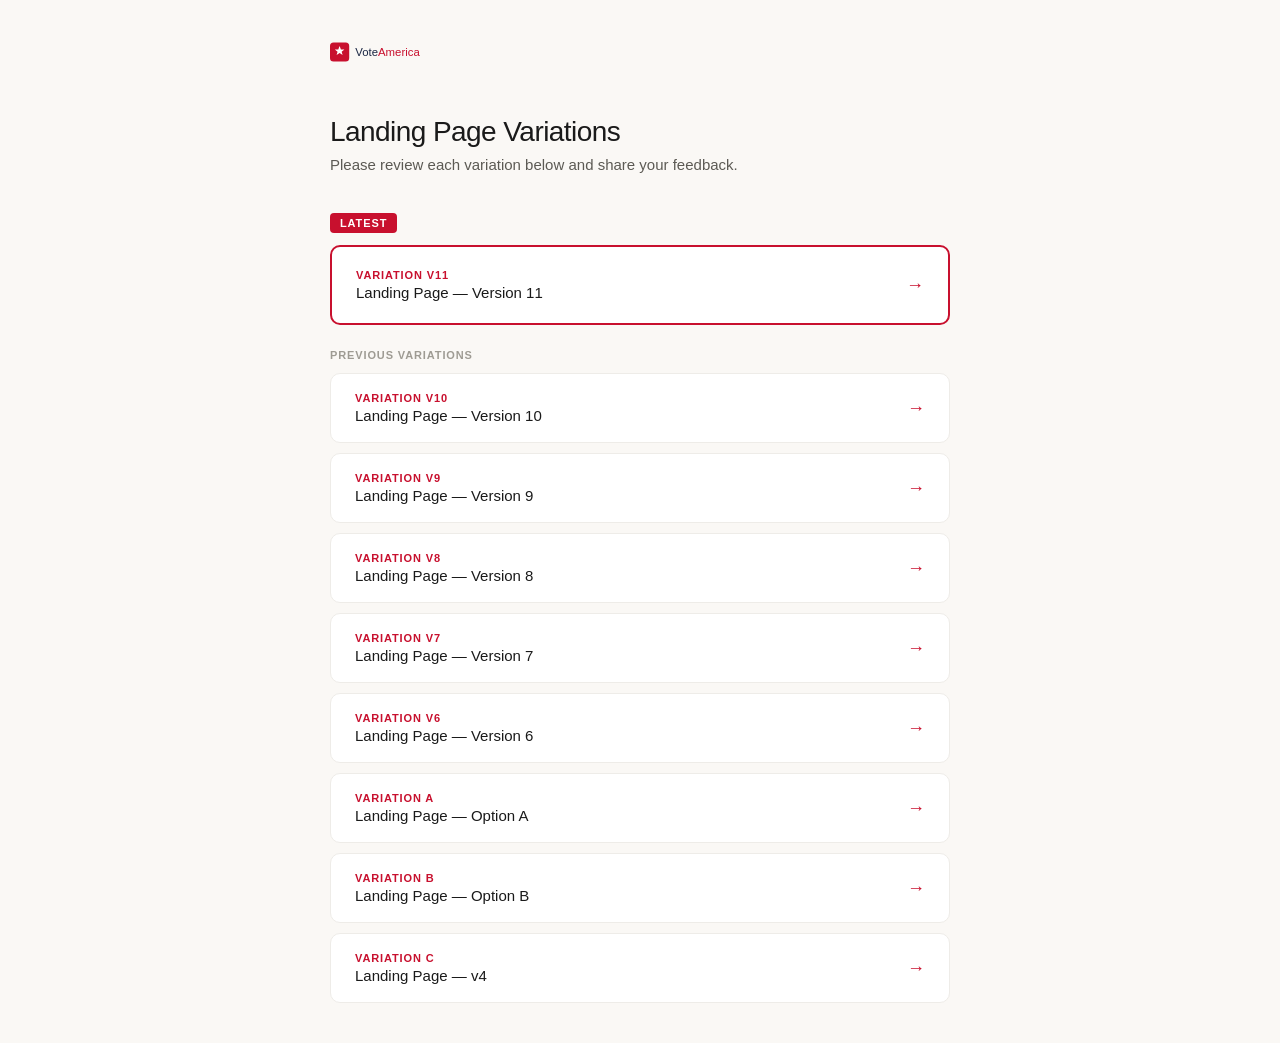
<file: index.html>
<!doctype html>
<html lang="en">
<head>
<meta charset="utf-8"/>
<meta name="viewport" content="width=device-width,initial-scale=1"/>
<title>VoteAmerica+ Landing Page Variations</title>
<style>
  * { box-sizing: border-box; margin: 0; padding: 0; }
  body { font-family: -apple-system, BlinkMacSystemFont, "Segoe UI", sans-serif; background: #FAF8F5; color: #1a1a1a; min-height: 100vh; display: flex; align-items: center; justify-content: center; padding: 40px 20px; }
  .container { max-width: 620px; width: 100%; }
  .logo { height: 24px; margin-bottom: 48px; }
  h1 { font-size: 28px; font-weight: 500; letter-spacing: -0.02em; margin-bottom: 8px; }
  p { font-size: 15px; color: #5C5A54; margin-bottom: 40px; }

  .featured-label { font-size: 11px; font-weight: 600; letter-spacing: 0.08em; text-transform: uppercase; color: #fff; background: #C8102E; display: inline-block; padding: 4px 10px; border-radius: 4px; margin-bottom: 12px; }
  .card-featured { display: flex; align-items: center; justify-content: space-between; background: #fff; border: 2px solid #C8102E; border-radius: 10px; padding: 22px 24px; text-decoration: none; color: inherit; transition: box-shadow 0.15s; margin-bottom: 24px; }
  .card-featured:hover { box-shadow: 0 4px 20px rgba(200,16,46,0.15); }

  .section-label { font-size: 11px; font-weight: 600; letter-spacing: 0.08em; text-transform: uppercase; color: #9E9B93; margin-bottom: 12px; }
  .cards { display: flex; flex-direction: column; gap: 10px; }
  .card { display: flex; align-items: center; justify-content: space-between; background: #fff; border: 1.5px solid #EEECE8; border-radius: 10px; padding: 18px 24px; text-decoration: none; color: inherit; transition: border-color 0.15s; }
  .card:hover { border-color: #C8102E; }

  .card-variation { font-size: 11px; font-weight: 600; letter-spacing: 0.08em; text-transform: uppercase; color: #C8102E; margin-bottom: 3px; }
  .card-title { font-size: 15px; font-weight: 500; }
  .arrow { font-size: 18px; color: #C8102E; }
</style>
</head>
<body>
<div class="container">
  <img src="./assets/logo.svg" alt="VoteAmerica" class="logo"/>
  <h1>Landing Page Variations</h1>
  <p>Please review each variation below and share your feedback.</p>

  <div class="featured-label">Latest</div>
  <a href="./variation-v11.html" class="card-featured">
    <div>
      <div class="card-variation">Variation V11</div>
      <div class="card-title">Landing Page — Version 11</div>
    </div>
    <span class="arrow">→</span>
  </a>

  <div class="section-label">Previous variations</div>
  <div class="cards">
    <a href="./variation-v10.html" class="card">
      <div>
        <div class="card-variation">Variation V10</div>
        <div class="card-title">Landing Page — Version 10</div>
      </div>
      <span class="arrow">→</span>
    </a>
    <a href="./variation-v9.html" class="card">
      <div>
        <div class="card-variation">Variation V9</div>
        <div class="card-title">Landing Page — Version 9</div>
      </div>
      <span class="arrow">→</span>
    </a>
    <a href="./variation-v8.html" class="card">
      <div>
        <div class="card-variation">Variation V8</div>
        <div class="card-title">Landing Page — Version 8</div>
      </div>
      <span class="arrow">→</span>
    </a>
    <a href="./variation-v7.html" class="card">
      <div>
        <div class="card-variation">Variation V7</div>
        <div class="card-title">Landing Page — Version 7</div>
      </div>
      <span class="arrow">→</span>
    </a>
    <a href="./variation-v6.html" class="card">
      <div>
        <div class="card-variation">Variation V6</div>
        <div class="card-title">Landing Page — Version 6</div>
      </div>
      <span class="arrow">→</span>
    </a>
    <a href="./variation-a.html" class="card">
      <div>
        <div class="card-variation">Variation A</div>
        <div class="card-title">Landing Page — Option A</div>
      </div>
      <span class="arrow">→</span>
    </a>
    <a href="./variation-b.html" class="card">
      <div>
        <div class="card-variation">Variation B</div>
        <div class="card-title">Landing Page — Option B</div>
      </div>
      <span class="arrow">→</span>
    </a>
    <a href="./variation-c.html" class="card">
      <div>
        <div class="card-variation">Variation C</div>
        <div class="card-title">Landing Page — v4</div>
      </div>
      <span class="arrow">→</span>
    </a>
  </div>
</div>
</body>
</html>
</file>
